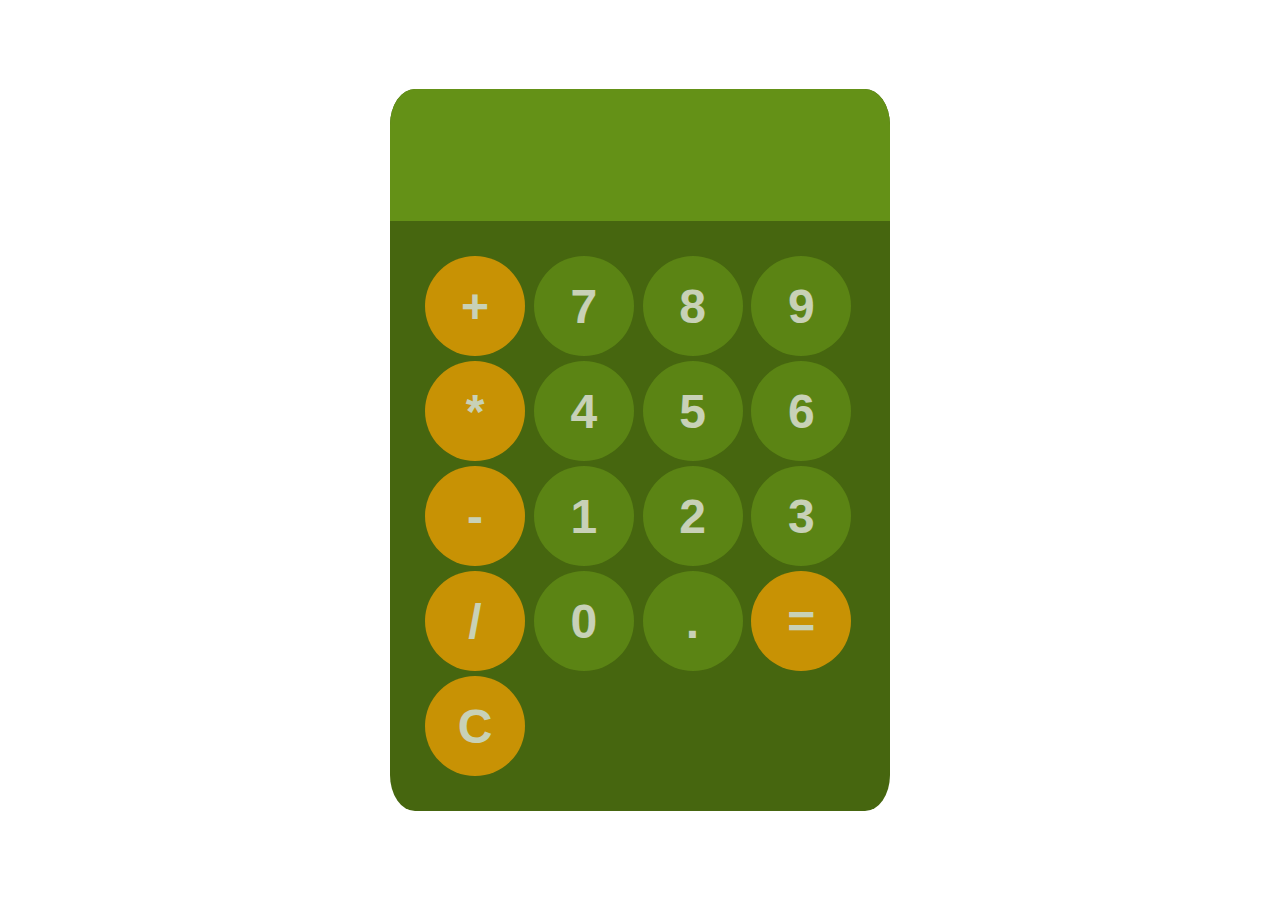
<file: Calculator/index.html>
<!DOCTYPE html>
<html lang="en">
<head>
    <meta charset="UTF-8">
    <meta name="viewport" content="width=device-width, initial-scale=1.0">
    <title>Calculator</title>
    <link rel="stylesheet" href="style.css">
</head>
<body>

    <div id="calculator">
        <input id="display" readonly>
        <div id="keys">
            <button onclick="buttonInput('+')" class="userAction">+</button>            
            <button onclick="buttonInput('7')">7</button>            
            <button onclick="buttonInput('8')">8</button>            
            <button onclick="buttonInput('9')">9</button>            
            <button onclick="buttonInput('*')" class="userAction">*</button>            
            <button onclick="buttonInput('4')">4</button>            
            <button onclick="buttonInput('5')">5</button>            
            <button onclick="buttonInput('6')">6</button>            
            <button onclick="buttonInput('-')" class="userAction">-</button>            
            <button onclick="buttonInput('1')">1</button>            
            <button onclick="buttonInput('2')">2</button>            
            <button onclick="buttonInput('3')">3</button>            
            <button onclick="buttonInput('/')" class="userAction">/</button>    
            <button onclick="buttonInput('0')">0</button>    
            <button onclick="buttonInput('.')">.</button>
            <button onclick="calculate()" class="userAction">=</button>            
            <button onclick="clearDisplay('C')" class="userAction">C</button>              
        </div>
    </div>
    <script src="index.js"></script>
</body>
</html>
</file>
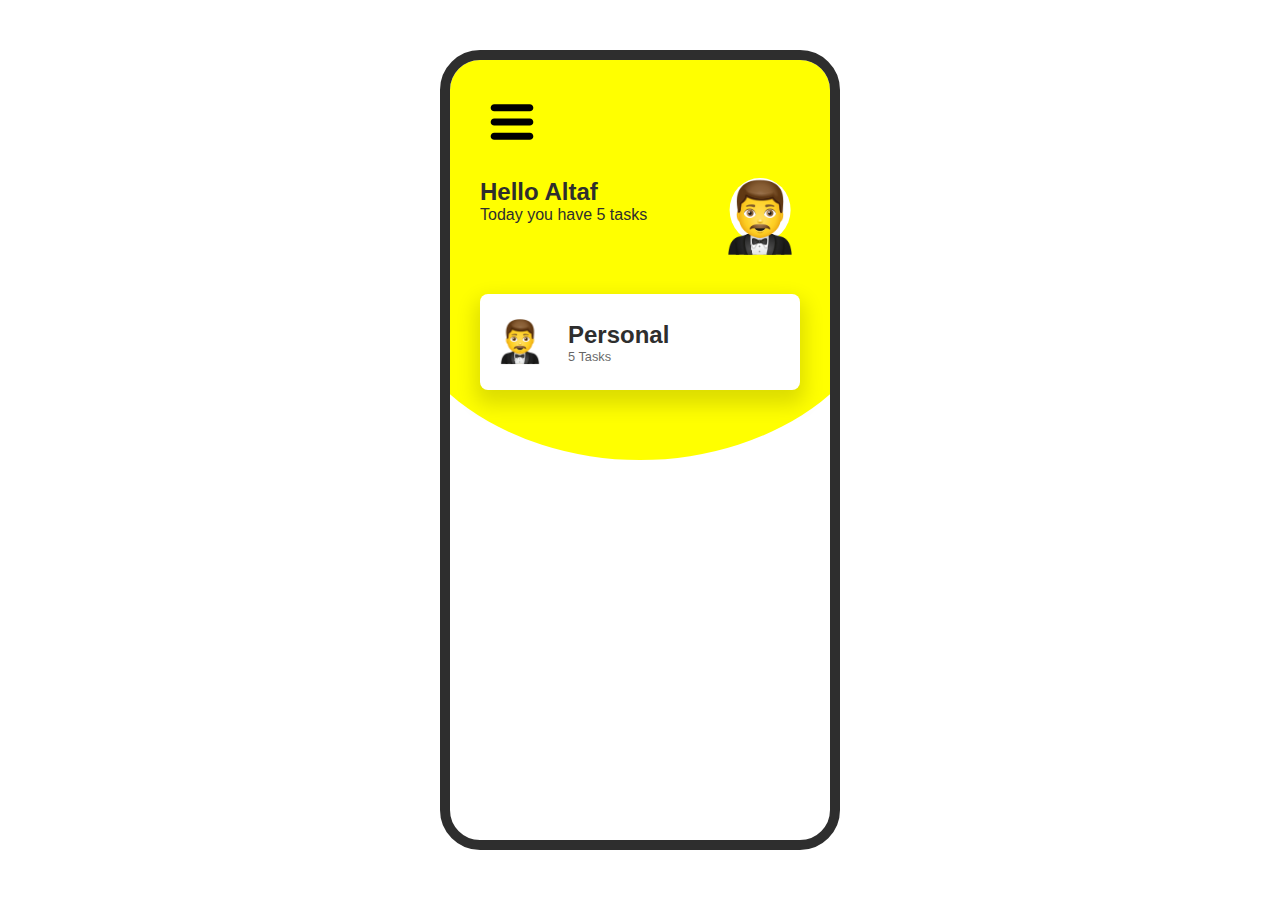
<file: To Do App/index.html>
<!DOCTYPE html>
<html lang="en">
  <head>
    <meta charset="UTF-8" />
    <meta name="viewport" content="width=device-width, initial-scale=1.0" />
    <title>To Do App</title>
    <link rel="stylesheet" href="styles.css" />
  </head>
  <body>
    <div class="wrapper">
      <div class="screen-backdrop"></div>
      <div class="screen home-screen">
        <div class="head-wrapper">
          <div class="menu-btn">
            <svg
              xmlns="http://www.w3.org/2000/svg"
              x="0px"
              y="0px"
              width="64"
              height="64"
              viewBox="0 0 72 72"
            >
              <path
                d="M56 48c2.209 0 4 1.791 4 4 0 2.209-1.791 4-4 4-1.202 0-38.798 0-40 0-2.209 0-4-1.791-4-4 0-2.209 1.791-4 4-4C17.202 48 54.798 48 56 48zM56 32c2.209 0 4 1.791 4 4 0 2.209-1.791 4-4 4-1.202 0-38.798 0-40 0-2.209 0-4-1.791-4-4 0-2.209 1.791-4 4-4C17.202 32 54.798 32 56 32zM56 16c2.209 0 4 1.791 4 4 0 2.209-1.791 4-4 4-1.202 0-38.798 0-40 0-2.209 0-4-1.791-4-4 0-2.209 1.791-4 4-4C17.202 16 54.798 16 56 16z"
              ></path>
            </svg>
          </div>
          <div class="welcome">
            <div class="content">
              <h1>Hello Altaf</h1>
              <p>Today you have 5 tasks</p>
            </div>
            <div class="img">
              <div class="backdrop"></div>
              <img src="images/man.png" />
            </div>
          </div>
        </div>

        <div class="categories-wrapper">
          <div class="categories">
            <div class="category">
              <div class="left">
                <img src="images/man.png" alt="" />
                <div class="content">
                  <h1>Personal</h1>
                  <p>5 Tasks</p>
                </div>
              </div>
              <div class="options">
                <div class="toggle-btn">
                  <svg
                    xmlns="http://www.w3.org/2000/svg"
                    fill="none"
                    viewBox="0 0 24 24"
                    stroke-width="1.5"
                    stroke="currentColor"
                    class="w-6 h-6"
                  >
                    <path
                      stroke-linecap="round"
                      stroke-linejoin="round"
                      d="M12 6.75a.75.75 0 110-1.5.75.75 0 010 1.5zM12 12.75a.75.75 0 110-1.5.75.75 0 010 1.5zM12 18.75a.75.75 0 110-1.5.75.75 0 010 1.5z"
                    />
                  </svg>
                </div>
              </div>
            </div>
          </div>
        </div>
      </div>

      <div class="screen category-screen">
        <div class="head-wrapper">
          <div class="back-btn">
            <svg
              xmlns="http://www.w3.org/2000/svg"
              fill="none"
              viewBox="0 0 24 24"
              stroke-width="1.5"
              stroke="currentColor"
              class="w-6 h-6"
            >
              <path
                stroke-linecap="round"
                stroke-linejoin="round"
                d="M6.75 15.75L3 12m0 0l3.75-3.75M3 12h18"
              />
            </svg>
          </div>
          <div class="options">
            <svg
              xmlns="http://www.w3.org/2000/svg"
              fill="none"
              viewBox="0 0 24 24"
              stroke-width="1.5"
              stroke="currentColor"
              class="w-6 h-6"
            >
              <path
                stroke-linecap="round"
                stroke-linejoin="round"
                d="M12 6.75a.75.75 0 110-1.5.75.75 0 010 1.5zM12 12.75a.75.75 0 110-1.5.75.75 0 010 1.5zM12 18.75a.75.75 0 110-1.5.75.75 0 010 1.5z"
              />
            </svg>
          </div>
        </div>
        <div class="category-details">
          <img src="images/man.png" alt="" id="category-img" />
          <div class="details">
            <p>8 tasks</p>
            <h1>Personal</h1>
          </div>
        </div>
        <div class="tasks-wrapper">
          <div class="tasks">
            <div class="task-wrapper">
              <label for="task" class="task">
                <input type="checkbox" name="" id="task" />
                <span class="checkmark">
                  <svg
                    xmlns="http://www.w3.org/2000/svg"
                    x="0px"
                    y="0px"
                    width="50"
                    height="50"
                    viewBox="0 0 50 50"
                  >
                    <path
                      d="M 41.9375 8.625 C 41.273438 8.648438 40.664063 9 40.3125 9.5625 L 21.5 38.34375 L 9.3125 27.8125 C 8.789063 27.269531 8.003906 27.066406 7.28125 27.292969 C 6.5625 27.515625 6.027344 28.125 5.902344 28.867188 C 5.777344 29.613281 6.078125 30.363281 6.6875 30.8125 L 20.625 42.875 C 21.0625 43.246094 21.640625 43.410156 22.207031 43.328125 C 22.777344 43.242188 23.28125 42.917969 23.59375 42.4375 L 43.6875 11.75 C 44.117188 11.121094 44.152344 10.308594 43.78125 9.644531 C 43.410156 8.984375 42.695313 8.589844 41.9375 8.625 Z"
                    ></path>
                  </svg>
                </span>
                <p>buy a new car</p>
              </label>
              <div class="delete">
                <svg
                  xmlns="http://www.w3.org/2000/svg"
                  x="0px"
                  y="0px"
                  width="24"
                  height="24"
                  viewBox="0 0 24 24"
                >
                  <path
                    d="M 10 2 L 9 3 L 4 3 L 4 5 L 5 5 L 5 20 C 5 20.522222 5.1913289 21.05461 5.5683594 21.431641 C 5.9453899 21.808671 6.4777778 22 7 22 L 17 22 C 17.522222 22 18.05461 21.808671 18.431641 21.431641 C 18.808671 21.05461 19 20.522222 19 20 L 19 5 L 20 5 L 20 3 L 15 3 L 14 2 L 10 2 z M 7 5 L 17 5 L 17 20 L 7 20 L 7 5 z M 9 7 L 9 18 L 11 18 L 11 7 L 9 7 z M 13 7 L 13 18 L 15 18 L 15 7 L 13 7 z"
                  ></path>
                </svg>
              </div>
            </div>
          </div>
        </div>
      </div>
    </div>

    <script src="index.js"></script>
  </body>
</html>
</file>
<file: Calculator/style.css>
body{
    margin: 0;
    display: flex;
    justify-content: center;
    align-items: center;
    height: 100vh;
}

#calculator{
    background-color: rgb(70, 102, 15);
    border-radius: 5%;
    max-width: 500px;
    overflow: hidden;
    font-family: Arial, Helvetica, sans-serif;
}

#display{
    width: 93%;
    padding: 20px;
    border: none;
    text-align: right;
    background-color: rgb(100, 145, 23);
    color: white;
    font-size: 5rem;
}

#keys{
    display: grid;
    grid-template-columns: repeat(4, 1fr);
    gap: 5px;
    padding: 35px;
}

button {
    width: 100px;
    height: 100px;
    border-radius: 50%;
    border: none;
    background-color: rgb(100, 145, 23);
    color: white;
    font-weight: bold;
    font-size: 3rem;
    cursor: pointer;
    opacity: 70%;
}

button:hover{
    background-color: rgb(149, 187, 84);
}

button:active{
    background-color: rgb(193, 223, 143);

}

.userAction{
    background-color: orange;
}

.userAction:hover{
    background-color: rgb(255, 198, 92);
}

.userAction:active{
    background-color: rgb(255, 227, 174);
}
</file>
<file: To Do App/styles.css>
* {
  margin: 0;
  padding: 0;
  box-sizing: border-box;
}

::-webkit-scrollbar {
  width: 0;
}

body {
  min-height: 100vh;
  color: #2e2e2e;
  display: flex;
  align-items: center;
  justify-content: center;
  background-color: #fff;
  font-family: Verdana, Geneva, Tahoma, sans-serif;
}

.wrapper {
  position: relative;
  height: 100vh;
  width: 100%;
  overflow: hidden;
  padding: 30px 0;
}

@media (min-width: 768px) {
  .wrapper {
    height: 50rem;
    width: 25rem;
    border-radius: 40px;
    border: 10px solid #2e2e2e;
    display: flex;
  }
}

.wrapper .screen {
  flex: 1;
  min-width: 100%;
}

.wrapper.show-category .home-screen {
  transform: translateX(-100%);
}

.wrapper.show-category .category-screen {
  transform: translateX(-100%);
}

.wrapper.show-category .screen-backdrop {
  transform: translate(-50%, -60%);
}

.screen-backdrop {
  width: 135%;
  height: 25rem;
  position: absolute;
  top: 0;
  left: 50%;
  z-index: -1;
  transform: translateX(-50%);
  border-radius: 0 0 50% 50%;
  background-color: yellow;
  transition: all 0.3s;
}

.head-wrapper {
  padding: 0 30px;
}

.menu-btn {
  width: 2rem;
  cursor: pointer;
  color: #2e2e2e;
}

.welcome {
  display: flex;
  justify-content: space-between;
  margin-top: 20px;
}

.welcome h1 {
  font-size: 1.5rem;
}

.welcome p {
  font-weight: 500;
}

.welcome .img {
  position: relative;
}

.welcome .img img {
  width: 5rem;
}
.welcome .img .backdrop {
  position: absolute;
  top: 0;
  left: 50%;
  transform: translateX(-50%);
  width: 3.8rem;
  height: 4rem;
  border-radius: 50%;
  background-color: white;
  z-index: -1;
}

.categories-wrapper {
  margin-top: 1rem;
  height: calc(100% - 8rem);
  padding: 0 30px;
  padding-bottom: 20px;
  overflow: auto;
}

.categories {
  padding-top: 1rem;
  display: flex;
  flex-direction: column;
  gap: 1rem;
}

.categories .category {
  background-color: white;
  border-radius: 0.5rem;
  padding: 1.5rem 1rem;
  cursor: pointer;
  display: flex;
  justify-content: space-between;
  box-shadow: 0 10px 20px 5px #00000023;
  transition: all 0.3s;
}

.categories .category:hover {
  transform: translateY(-5px);
  box-shadow: 0 10px 20px 5px #00000040;
}

.category .left {
  display: flex;
  gap: 1.5rem;
  align-items: center;
}

.category .left img {
  width: 3rem;
}
.category .content h1 {
  font-size: 1.5rem;
}

.category .content p {
  color: black;
  font-size: 0.8rem;
  opacity: 0.6;
}

.category .options {
  opacity: 0;
  visibility: hidden;
  transition: all 0.3s;
}

.category:hover .options {
  opacity: 1;
  visibility: visible;
}

.category .toggle-btn {
  width: 2rem;
  cursor: pointer;
  opacity: 0.6;
}

.category-screen .head-wrapper {
  display: flex;
  justify-content: space-between;
  align-items: center;
}

.category-screen .head-wrapper svg {
  width: 2rem;
  cursor: pointer;
  color: #2e2e2e;
}

.category-details {
  padding: 0 30px;
  margin-top: 7rem;
  display: flex;
  align-items: center;
  gap: 1rem;
}

.category-details img {
  width: 4rem;
}

.category-details .details p {
  opacity: 0.6;
}

.tasks-wrapper {
  padding: 0 30px;
  margin-top: 1rem;
  height: calc(100% - 12rem);
  padding-bottom: 20px;
  overflow: auto;
}

tasks {
  padding-top: 1rem;
  display: flex;
  flex-direction: column;
  gap: 1rem;
}

.task-wrapper {
  display: flex;
  justify-content: space-between;
  align-items: center;
}

.task {
  display: flex;
  gap: 0.5rem;
  align-items: center;
  font-size: 0.8rem;
  font-weight: 500;
  width: max-content;
  cursor: pointer;
}

.task input {
  display: none;
}

.task .checkmark {
  width: 1rem;
  height: 1rem;
  border-radius: 2px;
  border: 1px solid #2e2e2e;
  display: flex;
  align-items: center;
  justify-content: center;
}

.task .checkmark svg {
  width: 1rem;
  color: #2e2e2e;
  opacity: 0;
  transition: all 0.3s;
}

.task:hover .checkmark svg {
  opacity: 1;
}

.task .checkmark svg path {
  stroke-width: 3;
}

.task input:checked ~ .checkmark {
  background-color: #2e2e2e;
}

.task input:checked~.checkmark svg{
  opacity: 1;
  color: white;
  fill: white;
}

.task input:checked~p{
  text-decoration: line-through;
  opacity: 0.6;
}

.task-wrapper .delete{
  min-width: 2rem;
  height: 2rem;
  padding: 0.5rem;
  border-radius: 50%;
  color: #2e2e2e;
  cursor: pointer;
  background-color: rgba(0, 0, 0, 0.031);
  opacity: 0;
  visibility: hidden;
  transition: all 0.3s;
}

.task-wrapper:hover .delete{
  visibility: visible;
  opacity: 1;
}

.task-wrapper .delete:hover {
  fill: red;
  background-color: rgba(0, 0, 0, 0.1);
}
</file>
